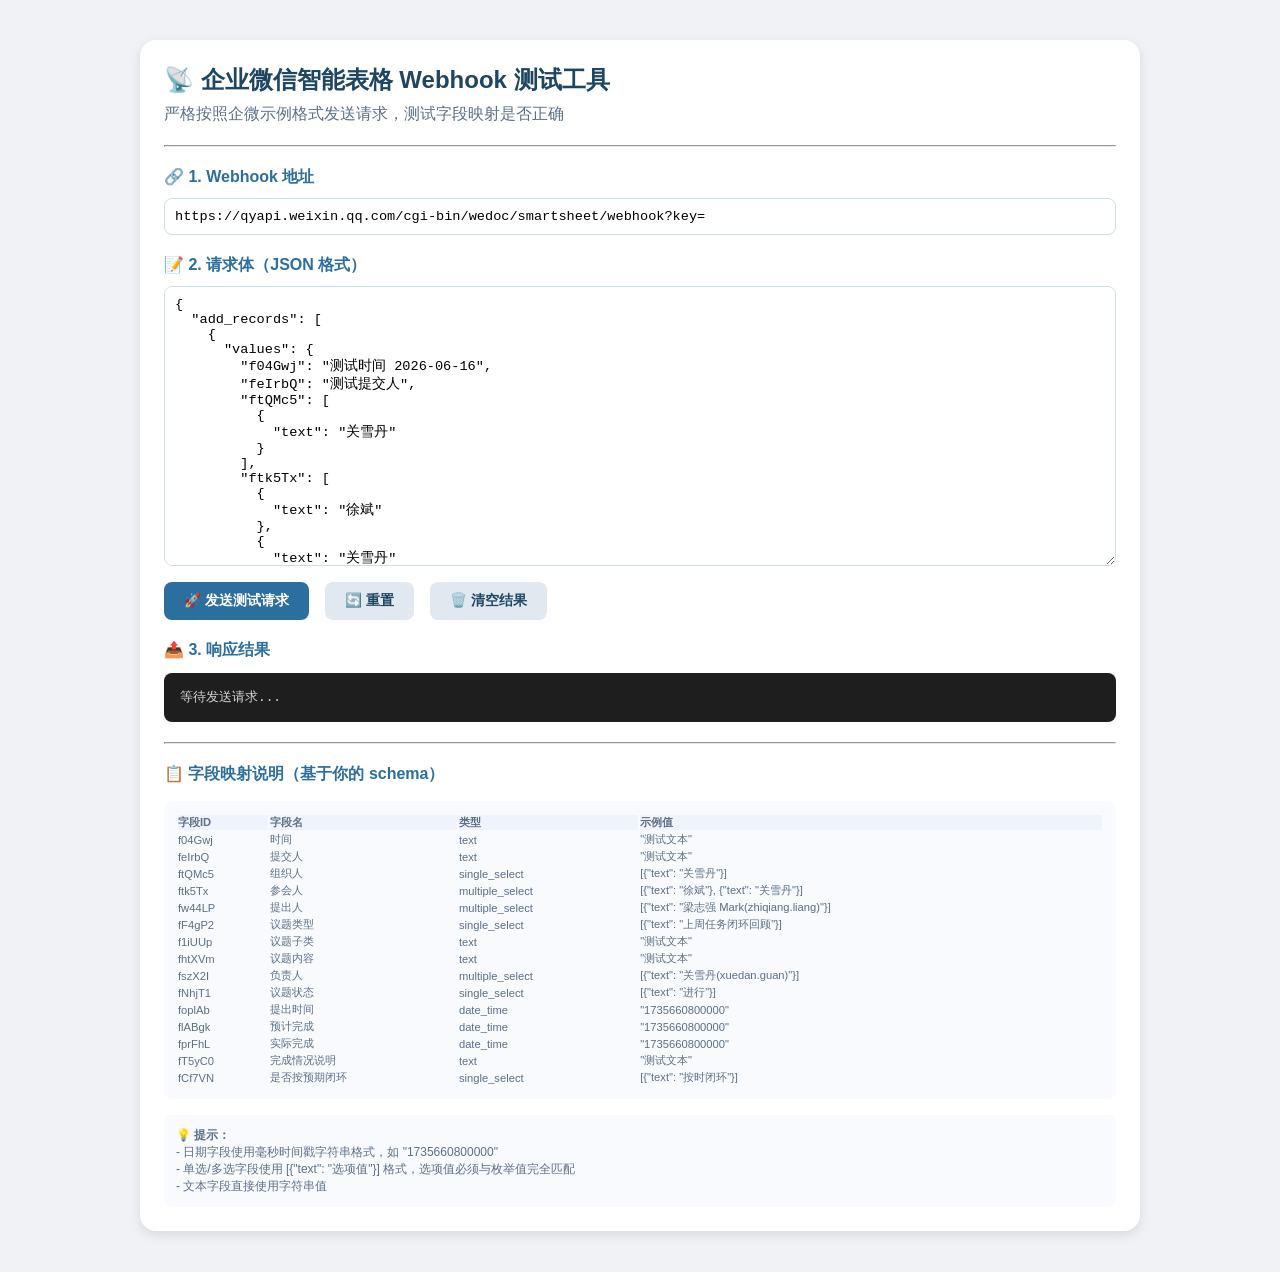
<file: test-webhook.html>
<!DOCTYPE html>
<html lang="zh-CN">
<head>
    <meta charset="UTF-8">
    <meta name="viewport" content="width=device-width, initial-scale=1.0">
    <title>企微智能表格 Webhook 测试工具</title>
    <style>
        * { margin: 0; padding: 0; box-sizing: border-box; }
        body { 
            font-family: 'Segoe UI', Roboto, sans-serif; 
            background: #f0f2f5; 
            padding: 40px 20px;
        }
        .container {
            max-width: 1000px;
            margin: 0 auto;
            background: white;
            border-radius: 16px;
            padding: 24px;
            box-shadow: 0 4px 12px rgba(0,0,0,0.1);
        }
        h1 { font-size: 1.5rem; margin-bottom: 8px; color: #1e4663; }
        h2 { font-size: 1rem; margin: 20px 0 10px; color: #2c6e9e; }
        h3 { font-size: 0.9rem; margin: 16px 0 8px; color: #5c6f87; }
        input, textarea {
            width: 100%;
            padding: 10px;
            border: 1px solid #cbdde9;
            border-radius: 8px;
            font-family: monospace;
            font-size: 0.85rem;
        }
        textarea { height: 280px; resize: vertical; }
        button {
            padding: 10px 20px;
            margin-top: 12px;
            margin-right: 12px;
            border: none;
            border-radius: 8px;
            cursor: pointer;
            font-weight: 600;
            font-size: 0.85rem;
        }
        .btn-primary { background: #2c6e9e; color: white; }
        .btn-secondary { background: #e2e8f0; color: #1e4663; }
        .btn-success { background: #2e7d5e; color: white; }
        .result-box {
            background: #1e1e1e;
            color: #d4d4d4;
            padding: 16px;
            border-radius: 8px;
            font-family: monospace;
            font-size: 0.8rem;
            overflow-x: auto;
            margin-top: 12px;
        }
        .success { color: #4ec9b0; }
        .error { color: #f48771; }
        .info { color: #569cd6; }
        hr { margin: 20px 0; border-color: #e2e8f0; }
        .field-note {
            background: #f8fafd;
            padding: 12px;
            border-radius: 8px;
            font-size: 0.75rem;
            color: #5c6f87;
            margin-top: 16px;
        }
        .status {
            padding: 12px;
            border-radius: 8px;
            margin-top: 12px;
        }
        .status.loading { background: #fff3e0; color: #7d6608; }
        .status.success { background: #e8f5e9; color: #2e7d5e; }
        .status.error { background: #ffebee; color: #c0392b; }
    </style>
</head>
<body>
<div class="container">
    <h1>📡 企业微信智能表格 Webhook 测试工具</h1>
    <p style="color: #5c6f87; margin-bottom: 20px;">严格按照企微示例格式发送请求，测试字段映射是否正确</p>
    
    <hr>
    
    <h2>🔗 1. Webhook 地址</h2>
    <input type="text" id="webhookUrl" placeholder="粘贴你的 Webhook URL" 
           value="https://qyapi.weixin.qq.com/cgi-bin/wedoc/smartsheet/webhook?key=">
    
    <h2>📝 2. 请求体（JSON 格式）</h2>
    <textarea id="requestBody">{
  "add_records": [
    {
      "values": {
        "f04Gwj": "测试时间 2026-06-16",
        "feIrbQ": "测试提交人",
        "ftQMc5": [
          {
            "text": "关雪丹"
          }
        ],
        "ftk5Tx": [
          {
            "text": "徐斌"
          },
          {
            "text": "关雪丹"
          }
        ],
        "fw44LP": [
          {
            "text": "梁志强 Mark(zhiqiang.liang)"
          },
          {
            "text": "关雪丹(xuedan.guan)"
          }
        ],
        "fF4gP2": [
          {
            "text": "上周任务闭环回顾"
          }
        ],
        "f1iUUp": "测试议题子类",
        "fhtXVm": "这是测试议题内容，请检查是否成功写入智能表格",
        "fszX2I": [
          {
            "text": "关雪丹(xuedan.guan)"
          },
          {
            "text": "何锦仪(jinyi.he)"
          }
        ],
        "fNhjT1": [
          {
            "text": "进行"
          }
        ],
        "foplAb": "1735660800000",
        "flABgk": "1735660800000",
        "fprFhL": "1735660800000",
        "fT5yC0": "测试完成情况说明",
        "fCf7VN": [
          {
            "text": "按时闭环"
          }
        ]
      }
    }
  ]
}</textarea>
    
    <div>
        <button class="btn-primary" onclick="sendRequest()">🚀 发送测试请求</button>
        <button class="btn-secondary" onclick="resetForm()">🔄 重置</button>
        <button class="btn-secondary" onclick="clearResult()">🗑️ 清空结果</button>
    </div>
    
    <h2>📤 3. 响应结果</h2>
    <div id="resultStatus"></div>
    <div id="resultContent" class="result-box">等待发送请求...</div>
    
    <hr>
    
    <h2>📋 字段映射说明（基于你的 schema）</h2>
    <div class="field-note">
        <table style="width:100%; font-size:0.7rem; text-align:left;">
            <thead><tr style="background:#eef3fc;"><th>字段ID</th><th>字段名</th><th>类型</th><th>示例值</th></tr></thead>
            <tbody>
                <tr><td>f04Gwj</td><td>时间</td><td>text</td><td>"测试文本"</td></tr>
                <tr><td>feIrbQ</td><td>提交人</td><td>text</td><td>"测试文本"</td></tr>
                <tr><td>ftQMc5</td><td>组织人</td><td>single_select</td><td>[{"text": "关雪丹"}]</td></tr>
                <tr><td>ftk5Tx</td><td>参会人</td><td>multiple_select</td><td>[{"text": "徐斌"}, {"text": "关雪丹"}]</td></tr>
                <tr><td>fw44LP</td><td>提出人</td><td>multiple_select</td><td>[{"text": "梁志强 Mark(zhiqiang.liang)"}]</td></tr>
                <tr><td>fF4gP2</td><td>议题类型</td><td>single_select</td><td>[{"text": "上周任务闭环回顾"}]</td></tr>
                <tr><td>f1iUUp</td><td>议题子类</td><td>text</td><td>"测试文本"</td></tr>
                <tr><td>fhtXVm</td><td>议题内容</td><td>text</td><td>"测试文本"</td></tr>
                <tr><td>fszX2I</td><td>负责人</td><td>multiple_select</td><td>[{"text": "关雪丹(xuedan.guan)"}]</td></tr>
                <tr><td>fNhjT1</td><td>议题状态</td><td>single_select</td><td>[{"text": "进行"}]</td></tr>
                <tr><td>foplAb</td><td>提出时间</td><td>date_time</td><td>"1735660800000"</td></tr>
                <tr><td>flABgk</td><td>预计完成</td><td>date_time</td><td>"1735660800000"</td></tr>
                <tr><td>fprFhL</td><td>实际完成</td><td>date_time</td><td>"1735660800000"</td></tr>
                <tr><td>fT5yC0</td><td>完成情况说明</td><td>text</td><td>"测试文本"</td></tr>
                <tr><td>fCf7VN</td><td>是否按预期闭环</td><td>single_select</td><td>[{"text": "按时闭环"}]</td></tr>
            </tbody>
        </table>
    </div>
    
    <div class="field-note">
        💡 <strong>提示：</strong><br>
        - 日期字段使用毫秒时间戳字符串格式，如 "1735660800000"<br>
        - 单选/多选字段使用 [{"text": "选项值"}] 格式，选项值必须与枚举值完全匹配<br>
        - 文本字段直接使用字符串值
    </div>
</div>

<script>
    async function sendRequest() {
        const webhookUrl = document.getElementById('webhookUrl').value.trim();
        const requestBody = document.getElementById('requestBody').value;
        
        if (!webhookUrl) {
            showStatus('error', '❌ 请先粘贴 Webhook 地址！');
            return;
        }
        
        if (!requestBody) {
            showStatus('error', '❌ 请填写请求体！');
            return;
        }
        
        let bodyJson;
        try {
            bodyJson = JSON.parse(requestBody);
        } catch(e) {
            showStatus('error', `❌ JSON 格式错误：${e.message}`);
            return;
        }
        
        showStatus('loading', '⏳ 正在发送请求...');
        document.getElementById('resultContent').innerHTML = '发送中...';
        
        try {
            const response = await fetch(webhookUrl, {
                method: 'POST',
                headers: {
                    'Content-Type': 'application/json',
                },
                body: JSON.stringify(bodyJson)
            });
            
            const result = await response.json();
            
            // 美化显示结果
            const resultHtml = `<span class="info">状态码: ${response.status}</span><br><br>` +
                              JSON.stringify(result, null, 2);
            document.getElementById('resultContent').innerHTML = resultHtml;
            
            if (result.errcode === 0) {
                showStatus('success', `✅ 成功！errcode: ${result.errcode}, errmsg: ${result.errmsg || 'ok'}`);
            } else {
                showStatus('error', `❌ 失败！errcode: ${result.errcode}, errmsg: ${result.errmsg || '未知错误'}`);
            }
        } catch (error) {
            showStatus('error', `❌ 网络错误：${error.message}`);
            document.getElementById('resultContent').innerHTML = error.message;
        }
    }
    
    function showStatus(type, message) {
        const statusDiv = document.getElementById('resultStatus');
        statusDiv.className = `status ${type}`;
        statusDiv.innerHTML = message;
    }
    
    function resetForm() {
        document.getElementById('webhookUrl').value = 'https://qyapi.weixin.qq.com/cgi-bin/wedoc/smartsheet/webhook?key=';
        document.getElementById('requestBody').value = `{
  "add_records": [
    {
      "values": {
        "f04Gwj": "测试时间 2026-06-16",
        "feIrbQ": "测试提交人",
        "ftQMc5": [
          {
            "text": "关雪丹"
          }
        ],
        "ftk5Tx": [
          {
            "text": "徐斌"
          },
          {
            "text": "关雪丹"
          }
        ],
        "fw44LP": [
          {
            "text": "梁志强 Mark(zhiqiang.liang)"
          },
          {
            "text": "关雪丹(xuedan.guan)"
          }
        ],
        "fF4gP2": [
          {
            "text": "上周任务闭环回顾"
          }
        ],
        "f1iUUp": "测试议题子类",
        "fhtXVm": "这是测试议题内容，请检查是否成功写入智能表格",
        "fszX2I": [
          {
            "text": "关雪丹(xuedan.guan)"
          },
          {
            "text": "何锦仪(jinyi.he)"
          }
        ],
        "fNhjT1": [
          {
            "text": "进行"
          }
        ],
        "foplAb": "1735660800000",
        "flABgk": "1735660800000",
        "fprFhL": "1735660800000",
        "fT5yC0": "测试完成情况说明",
        "fCf7VN": [
          {
            "text": "按时闭环"
          }
        ]
      }
    }
  ]
}`;
        clearResult();
    }
    
    function clearResult() {
        document.getElementById('resultStatus').innerHTML = '';
        document.getElementById('resultContent').innerHTML = '等待发送请求...';
    }
</script>
</body>
</html>
</file>
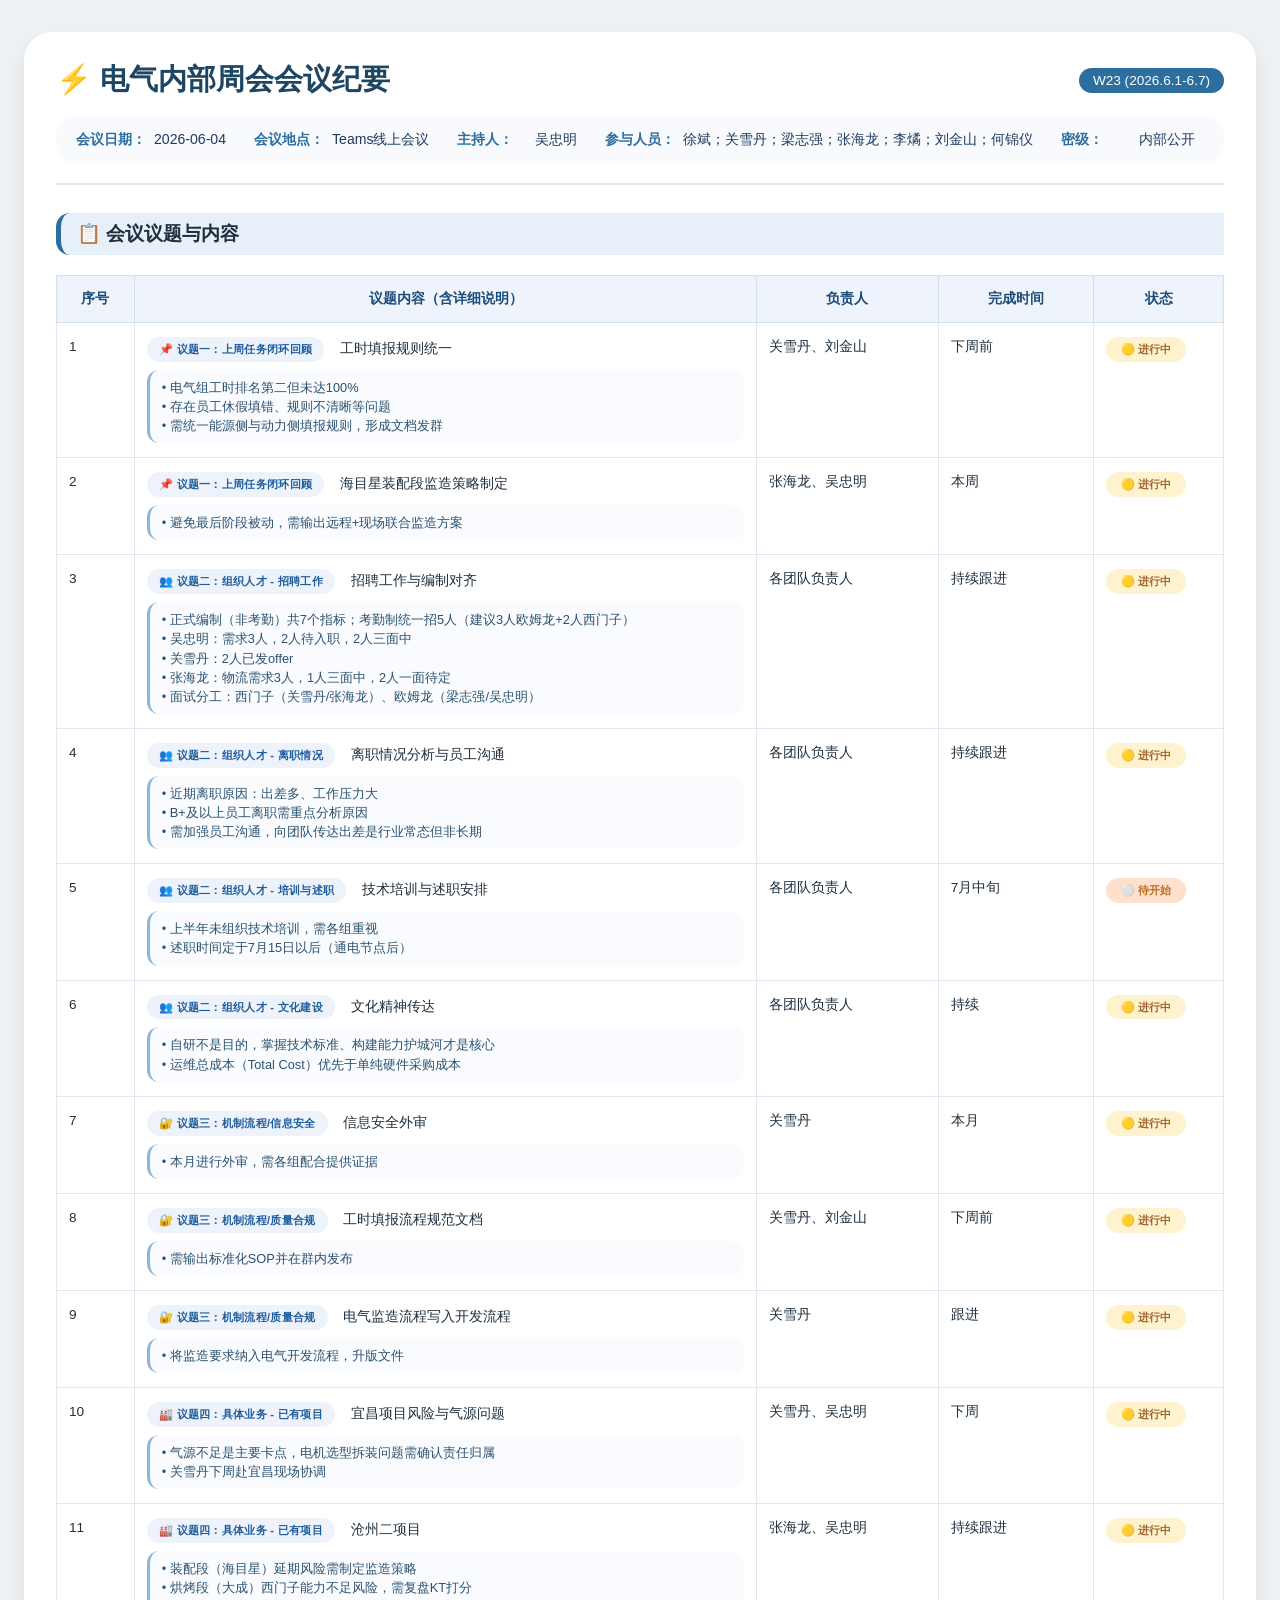
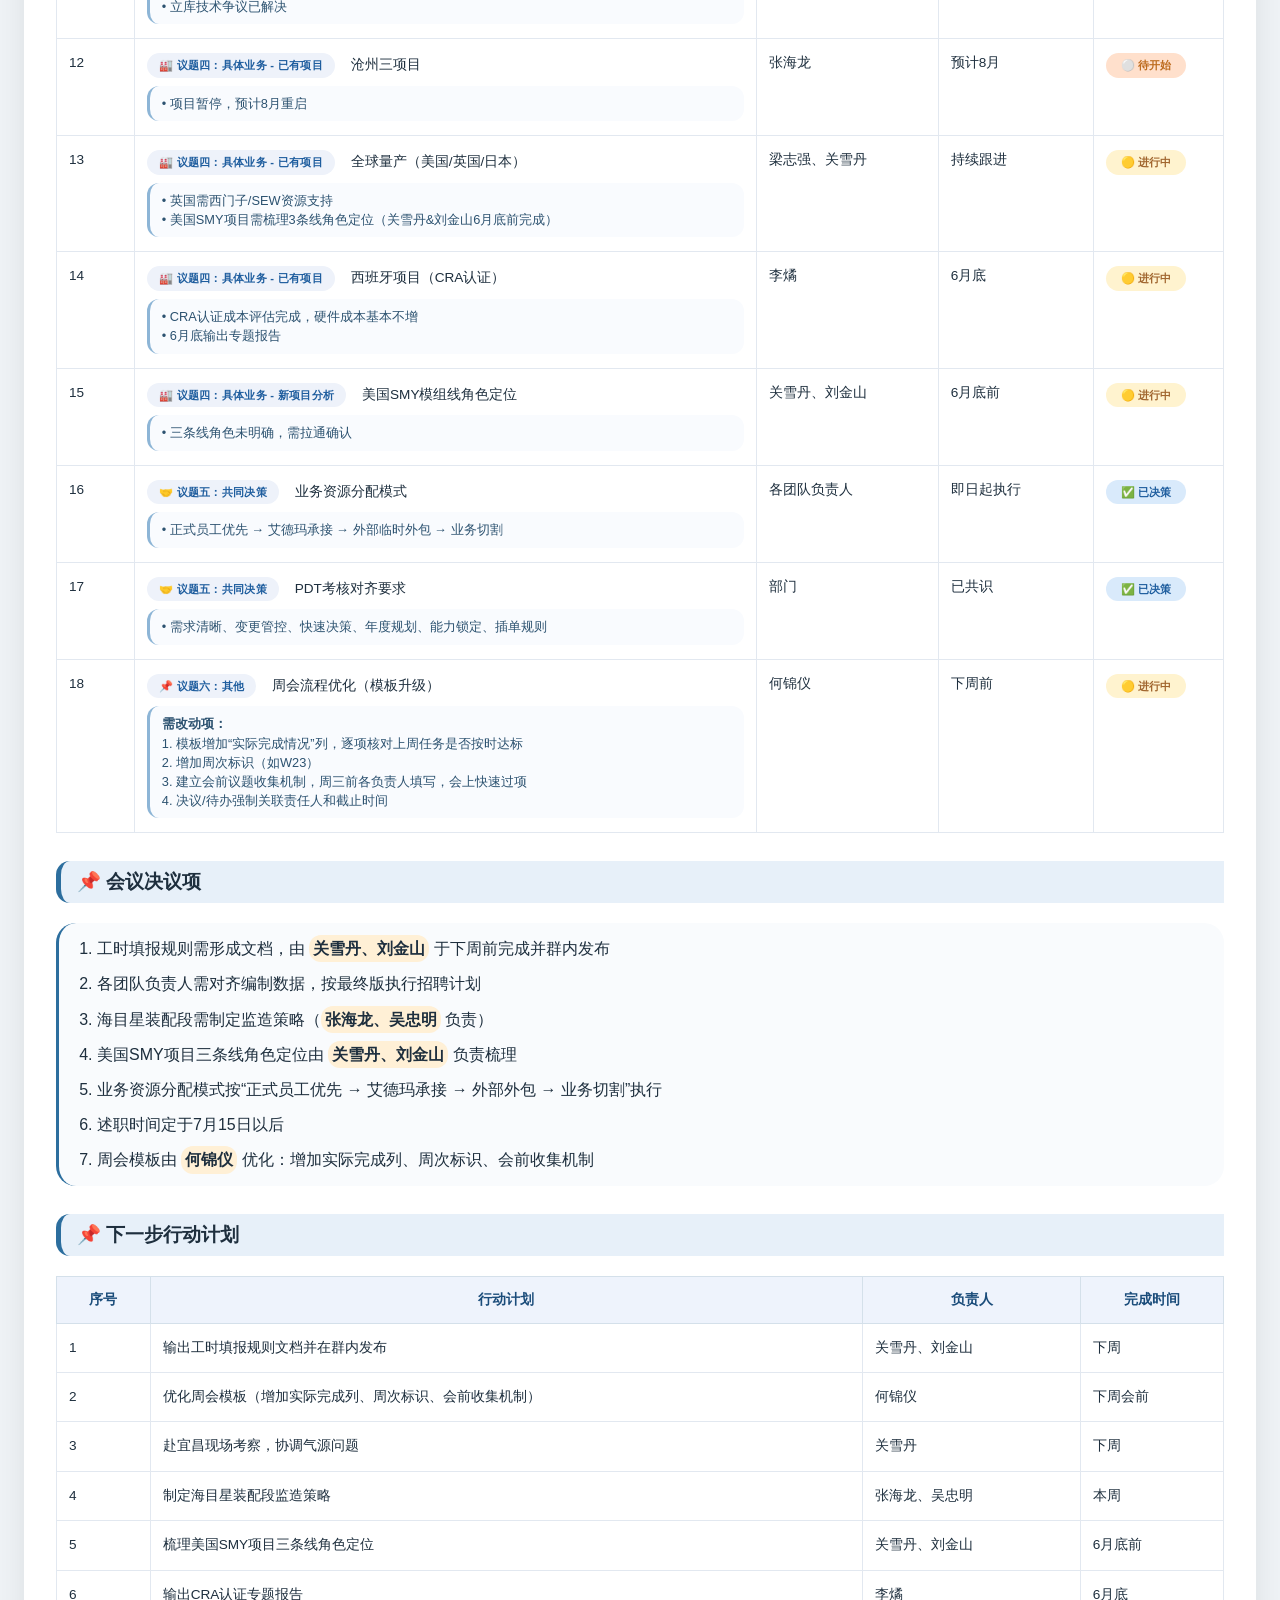
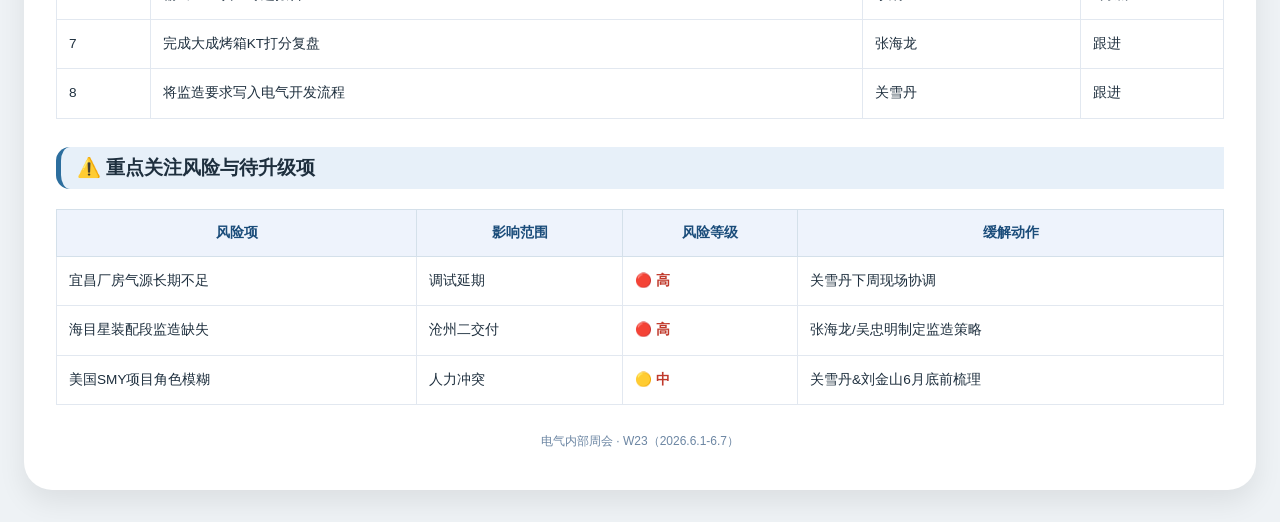
<file: 周会会议纪要v0.1.html>
<!DOCTYPE html>
<html lang="zh-CN">
<head>
    <meta charset="UTF-8">
    <meta name="viewport" content="width=device-width, initial-scale=1.0, user-scalable=yes">
    <title>电气周会纪要 | W23 (2026.6.1-6.7)</title>
    <style>
        * {
            margin: 0;
            padding: 0;
            box-sizing: border-box;
        }

        body {
            background: #eef2f5;
            font-family: 'Segoe UI', Roboto, 'Helvetica Neue', sans-serif;
            padding: 32px 24px;
            color: #1e2f3e;
        }

        .meeting-wrapper {
            max-width: 1280px;
            width: 100%;
            margin: 0 auto;
            background: white;
            border-radius: 28px;
            box-shadow: 0 12px 28px rgba(0, 0, 0, 0.08);
            padding: 28px 32px 40px 32px;
        }

        .header-section {
            border-bottom: 2px solid #dce5ec;
            padding-bottom: 20px;
            margin-bottom: 28px;
        }

        .title-main {
            font-size: 1.8rem;
            font-weight: 700;
            color: #1e4663;
            display: flex;
            align-items: center;
            gap: 12px;
            flex-wrap: wrap;
            justify-content: space-between;
        }

        .week-badge {
            background: #2c6e9e;
            color: white;
            font-size: 0.85rem;
            padding: 5px 14px;
            border-radius: 40px;
            font-weight: 500;
        }

        .meta-grid {
            display: flex;
            flex-wrap: wrap;
            gap: 28px;
            margin-top: 16px;
            background: #f8fafd;
            padding: 14px 20px;
            border-radius: 20px;
            font-size: 0.88rem;
        }

        .meta-item {
            display: flex;
            gap: 8px;
            align-items: baseline;
            flex-wrap: wrap;
        }

        .meta-label {
            font-weight: 700;
            color: #2c6e9e;
            min-width: 70px;
        }

        .meta-value {
            color: #1e3a5f;
        }

        .data-table {
            width: 100%;
            border-collapse: collapse;
            margin: 20px 0 28px 0;
            font-size: 0.85rem;
        }

        .data-table th {
            background-color: #eef3fc;
            padding: 14px 12px;
            border: 1px solid #d4e0ea;
            font-weight: 700;
            color: #1a4c7a;
            font-size: 0.85rem;
        }

        .data-table td {
            border: 1px solid #e2e8f0;
            padding: 14px 12px;
            vertical-align: top;
            background: #fff;
            line-height: 1.5;
        }

        .section-title {
            font-size: 1.2rem;
            font-weight: 700;
            background: #e7f0f9;
            padding: 8px 16px;
            border-left: 5px solid #2c6e9e;
            border-radius: 14px 0 0 14px;
            margin: 28px 0 16px 0;
        }

        .topic-badge {
            display: inline-block;
            background-color: #eef2fa;
            color: #1e5d9e;
            font-size: 0.7rem;
            font-weight: 600;
            padding: 4px 12px;
            border-radius: 20px;
            margin-right: 12px;
            letter-spacing: 0.3px;
        }

        .status-badge {
            display: inline-block;
            padding: 4px 12px;
            border-radius: 30px;
            font-size: 0.7rem;
            font-weight: 600;
            text-align: center;
            min-width: 80px;
        }

        .status-progress { background: #fff3cf; color: #a1662f; }
        .status-pending { background: #ffe0cc; color: #bd6b1e; }
        .status-decision { background: #d9eafb; color: #1e5d9e; }

        .risk-high {
            background: #ffebee;
            color: #c0392b;
            font-weight: 600;
        }

        .resolution-block {
            background: #f9fbfd;
            padding: 12px 18px;
            border-radius: 20px;
            margin: 20px 0 12px 0;
            border-left: 3px solid #2c6e9e;
        }

        .inline-desc {
            margin-top: 8px;
            font-size: 0.8rem;
            color: #2c5270;
            background: #f9fbfe;
            padding: 8px 12px;
            border-radius: 12px;
            border-left: 3px solid #8db5d6;
        }

        .responsible-highlight {
            font-weight: 700;
            background-color: #fff0d6;
            padding: 0 4px;
            border-radius: 12px;
            display: inline-block;
        }

        @media (max-width: 700px) {
            .meeting-wrapper {
                padding: 16px;
            }
            .data-table th, .data-table td {
                font-size: 0.74rem;
                padding: 8px 6px;
            }
            .meta-grid {
                flex-direction: column;
                gap: 8px;
            }
        }
    </style>
</head>
<body>
<div class="meeting-wrapper">
    <div class="header-section">
        <div class="title-main">
            <span>⚡ 电气内部周会会议纪要</span>
            <span class="week-badge">W23 (2026.6.1-6.7)</span>
        </div>
        <div class="meta-grid">
            <div class="meta-item"><span class="meta-label">会议日期：</span><span class="meta-value">2026-06-04</span></div>
            <div class="meta-item"><span class="meta-label">会议地点：</span><span class="meta-value">Teams线上会议</span></div>
            <div class="meta-item"><span class="meta-label">主持人：</span><span class="meta-value">吴忠明</span></div>
            <div class="meta-item"><span class="meta-label">参与人员：</span><span class="meta-value">徐斌；关雪丹；梁志强；张海龙；李燏；刘金山；何锦仪</span></div>
            <div class="meta-item"><span class="meta-label">密级：</span><span class="meta-value">内部公开</span></div>
        </div>
    </div>

    <div class="section-title">📋 会议议题与内容</div>
    <table class="data-table">
        <thead>
            <tr><th style="width:6%">序号</th><th style="width:48%">议题内容（含详细说明）</th><th style="width:14%">负责人</th><th style="width:12%">完成时间</th><th style="width:10%">状态</th></tr>
        </thead>
        <tbody>
            <!-- 议题一 -->
            <tr><td>1</td>
                <td><span class="topic-badge">📌 议题一：上周任务闭环回顾</span> 工时填报规则统一
                <div class="inline-desc">• 电气组工时排名第二但未达100%<br>• 存在员工休假填错、规则不清晰等问题<br>• 需统一能源侧与动力侧填报规则，形成文档发群</div></td>
                <td>关雪丹、刘金山</td><td>下周前</td><td><span class="status-badge status-progress">🟡 进行中</span></td>
             </tr>
            <tr><td>2</td>
                <td><span class="topic-badge">📌 议题一：上周任务闭环回顾</span> 海目星装配段监造策略制定
                <div class="inline-desc">• 避免最后阶段被动，需输出远程+现场联合监造方案</div></td>
                <td>张海龙、吴忠明</td><td>本周</td><td><span class="status-badge status-progress">🟡 进行中</span></td>
             </tr>
            <!-- 议题二 -->
            <tr><td>3</td>
                <td><span class="topic-badge">👥 议题二：组织人才 - 招聘工作</span> 招聘工作与编制对齐
                <div class="inline-desc">• 正式编制（非考勤）共7个指标；考勤制统一招5人（建议3人欧姆龙+2人西门子）<br>• 吴忠明：需求3人，2人待入职，2人三面中<br>• 关雪丹：2人已发offer<br>• 张海龙：物流需求3人，1人三面中，2人一面待定<br>• 面试分工：西门子（关雪丹/张海龙）、欧姆龙（梁志强/吴忠明）</div></td>
                <td>各团队负责人</td><td>持续跟进</td><td><span class="status-badge status-progress">🟡 进行中</span></td>
             </tr>
            <tr><td>4</td>
                <td><span class="topic-badge">👥 议题二：组织人才 - 离职情况</span> 离职情况分析与员工沟通
                <div class="inline-desc">• 近期离职原因：出差多、工作压力大<br>• B+及以上员工离职需重点分析原因<br>• 需加强员工沟通，向团队传达出差是行业常态但非长期</div></td>
                <td>各团队负责人</td><td>持续跟进</td><td><span class="status-badge status-progress">🟡 进行中</span></td>
             </tr>
            <tr><td>5</td>
                <td><span class="topic-badge">👥 议题二：组织人才 - 培训与述职</span> 技术培训与述职安排
                <div class="inline-desc">• 上半年未组织技术培训，需各组重视<br>• 述职时间定于7月15日以后（通电节点后）</div></td>
                <td>各团队负责人</td><td>7月中旬</td><td><span class="status-badge status-pending">⚪ 待开始</span></td>
             </tr>
            <tr><td>6</td>
                <td><span class="topic-badge">👥 议题二：组织人才 - 文化建设</span> 文化精神传达
                <div class="inline-desc">• 自研不是目的，掌握技术标准、构建能力护城河才是核心<br>• 运维总成本（Total Cost）优先于单纯硬件采购成本</div></td>
                <td>各团队负责人</td><td>持续</td><td><span class="status-badge status-progress">🟡 进行中</span></td>
             </tr>
            <!-- 议题三 -->
            <tr><td>7</td><td><span class="topic-badge">🔐 议题三：机制流程/信息安全</span> 信息安全外审<div class="inline-desc">• 本月进行外审，需各组配合提供证据</div></td><td>关雪丹</td><td>本月</td><td><span class="status-badge status-progress">🟡 进行中</span></td></tr>
            <tr><td>8</td><td><span class="topic-badge">🔐 议题三：机制流程/质量合规</span> 工时填报流程规范文档<div class="inline-desc">• 需输出标准化SOP并在群内发布</div></td><td>关雪丹、刘金山</td><td>下周前</td><td><span class="status-badge status-progress">🟡 进行中</span></td></tr>
            <tr><td>9</td><td><span class="topic-badge">🔐 议题三：机制流程/质量合规</span> 电气监造流程写入开发流程<div class="inline-desc">• 将监造要求纳入电气开发流程，升版文件</div></td><td>关雪丹</td><td>跟进</td><td><span class="status-badge status-progress">🟡 进行中</span></td></tr>
            <!-- 议题四 -->
            <tr><td>10</td><td><span class="topic-badge">🏭 议题四：具体业务 - 已有项目</span> 宜昌项目风险与气源问题<div class="inline-desc">• 气源不足是主要卡点，电机选型拆装问题需确认责任归属<br>• 关雪丹下周赴宜昌现场协调</div></td><td>关雪丹、吴忠明</td><td>下周</td><td><span class="status-badge status-progress">🟡 进行中</span></td></tr>
            <tr><td>11</td><td><span class="topic-badge">🏭 议题四：具体业务 - 已有项目</span> 沧州二项目<div class="inline-desc">• 装配段（海目星）延期风险需制定监造策略<br>• 烘烤段（大成）西门子能力不足风险，需复盘KT打分<br>• 立库技术争议已解决</div></td><td>张海龙、吴忠明</td><td>持续跟进</td><td><span class="status-badge status-progress">🟡 进行中</span></td></tr>
            <tr><td>12</td><td><span class="topic-badge">🏭 议题四：具体业务 - 已有项目</span> 沧州三项目<div class="inline-desc">• 项目暂停，预计8月重启</div></td><td>张海龙</td><td>预计8月</td><td><span class="status-badge status-pending">⚪ 待开始</span></td></tr>
            <tr><td>13</td><td><span class="topic-badge">🏭 议题四：具体业务 - 已有项目</span> 全球量产（美国/英国/日本）<div class="inline-desc">• 英国需西门子/SEW资源支持<br>• 美国SMY项目需梳理3条线角色定位（关雪丹&刘金山6月底前完成）</div></td><td>梁志强、关雪丹</td><td>持续跟进</td><td><span class="status-badge status-progress">🟡 进行中</span></td></tr>
            <tr><td>14</td><td><span class="topic-badge">🏭 议题四：具体业务 - 已有项目</span> 西班牙项目（CRA认证）<div class="inline-desc">• CRA认证成本评估完成，硬件成本基本不增<br>• 6月底输出专题报告</div></td><td>李燏</td><td>6月底</td><td><span class="status-badge status-progress">🟡 进行中</span></td></tr>
            <tr><td>15</td><td><span class="topic-badge">🏭 议题四：具体业务 - 新项目分析</span> 美国SMY模组线角色定位<div class="inline-desc">• 三条线角色未明确，需拉通确认</div></td><td>关雪丹、刘金山</td><td>6月底前</td><td><span class="status-badge status-progress">🟡 进行中</span></td></tr>
            <!-- 议题五 -->
            <tr><td>16</td><td><span class="topic-badge">🤝 议题五：共同决策</span> 业务资源分配模式<div class="inline-desc">• 正式员工优先 → 艾德玛承接 → 外部临时外包 → 业务切割</div></td><td>各团队负责人</td><td>即日起执行</td><td><span class="status-badge status-decision">✅ 已决策</span></td></tr>
            <tr><td>17</td><td><span class="topic-badge">🤝 议题五：共同决策</span> PDT考核对齐要求<div class="inline-desc">• 需求清晰、变更管控、快速决策、年度规划、能力锁定、插单规则</div></td><td>部门</td><td>已共识</td><td><span class="status-badge status-decision">✅ 已决策</span></td></tr>
            <!-- 议题六 -->
            <tr><td>18</td>
                <td><span class="topic-badge">📌 议题六：其他</span> 周会流程优化（模板升级）
                <div class="inline-desc">
                    <strong>需改动项：</strong><br>
                    1. 模板增加“实际完成情况”列，逐项核对上周任务是否按时达标<br>
                    2. 增加周次标识（如W23）<br>
                    3. 建立会前议题收集机制，周三前各负责人填写，会上快速过项<br>
                    4. 决议/待办强制关联责任人和截止时间
                </div>
                </td>
                <td>何锦仪</td><td>下周前</td><td><span class="status-badge status-progress">🟡 进行中</span></td>
             </tr>
        </tbody>
    </table>

    <!-- 会议决议项 -->
    <div class="section-title">📌 会议决议项</div>
    <div class="resolution-block">
        <ol style="margin-left: 20px; line-height: 1.7; display: flex; flex-direction: column; gap: 8px;">
            <li>工时填报规则需形成文档，由 <span class="responsible-highlight">关雪丹、刘金山</span> 于下周前完成并群内发布</li>
            <li>各团队负责人需对齐编制数据，按最终版执行招聘计划</li>
            <li>海目星装配段需制定监造策略（<span class="responsible-highlight">张海龙、吴忠明</span> 负责）</li>
            <li>美国SMY项目三条线角色定位由 <span class="responsible-highlight">关雪丹、刘金山</span> 负责梳理</li>
            <li>业务资源分配模式按“正式员工优先 → 艾德玛承接 → 外部外包 → 业务切割”执行</li>
            <li>述职时间定于7月15日以后</li>
            <li>周会模板由 <span class="responsible-highlight">何锦仪</span> 优化：增加实际完成列、周次标识、会前收集机制</li>
        </ol>
    </div>

    <!-- 下一步行动计划 -->
    <div class="section-title">📌 下一步行动计划</div>
    <table class="data-table">
        <thead><tr><th>序号</th><th>行动计划</th><th>负责人</th><th>完成时间</th></tr></thead>
        <tbody>
            <tr><td>1</td><td>输出工时填报规则文档并在群内发布</td><td>关雪丹、刘金山</td><td>下周</td></tr>
            <tr><td>2</td><td>优化周会模板（增加实际完成列、周次标识、会前收集机制）</td><td>何锦仪</td><td>下周会前</td></tr>
            <tr><td>3</td><td>赴宜昌现场考察，协调气源问题</td><td>关雪丹</td><td>下周</td></tr>
            <tr><td>4</td><td>制定海目星装配段监造策略</td><td>张海龙、吴忠明</td><td>本周</td></tr>
            <tr><td>5</td><td>梳理美国SMY项目三条线角色定位</td><td>关雪丹、刘金山</td><td>6月底前</td></tr>
            <tr><td>6</td><td>输出CRA认证专题报告</td><td>李燏</td><td>6月底</td></tr>
            <tr><td>7</td><td>完成大成烤箱KT打分复盘</td><td>张海龙</td><td>跟进</td></tr>
            <tr><td>8</td><td>将监造要求写入电气开发流程</td><td>关雪丹</td><td>跟进</td></tr>
        </tbody>
    </table>

    <!-- 风险项 -->
    <div class="section-title">⚠️ 重点关注风险与待升级项</div>
    <table class="data-table">
        <thead><tr><th>风险项</th><th>影响范围</th><th>风险等级</th><th>缓解动作</th></tr></thead>
        <tbody>
            <tr><td>宜昌厂房气源长期不足</td><td>调试延期</td><td class="risk-high">🔴 高</td><td>关雪丹下周现场协调</td></tr>
            <tr><td>海目星装配段监造缺失</td><td>沧州二交付</td><td class="risk-high">🔴 高</td><td>张海龙/吴忠明制定监造策略</td></tr>
            <tr><td>美国SMY项目角色模糊</td><td>人力冲突</td><td class="risk-high">🟡 中</td><td>关雪丹&刘金山6月底前梳理</td></tr>
        </tbody>
    </table>

    <div style="margin-top: 28px; font-size: 0.75rem; color: #6c86a3; text-align: center;">
        电气内部周会 · W23（2026.6.1-6.7）
    </div>
</div>
</body>
</html>
</file>
